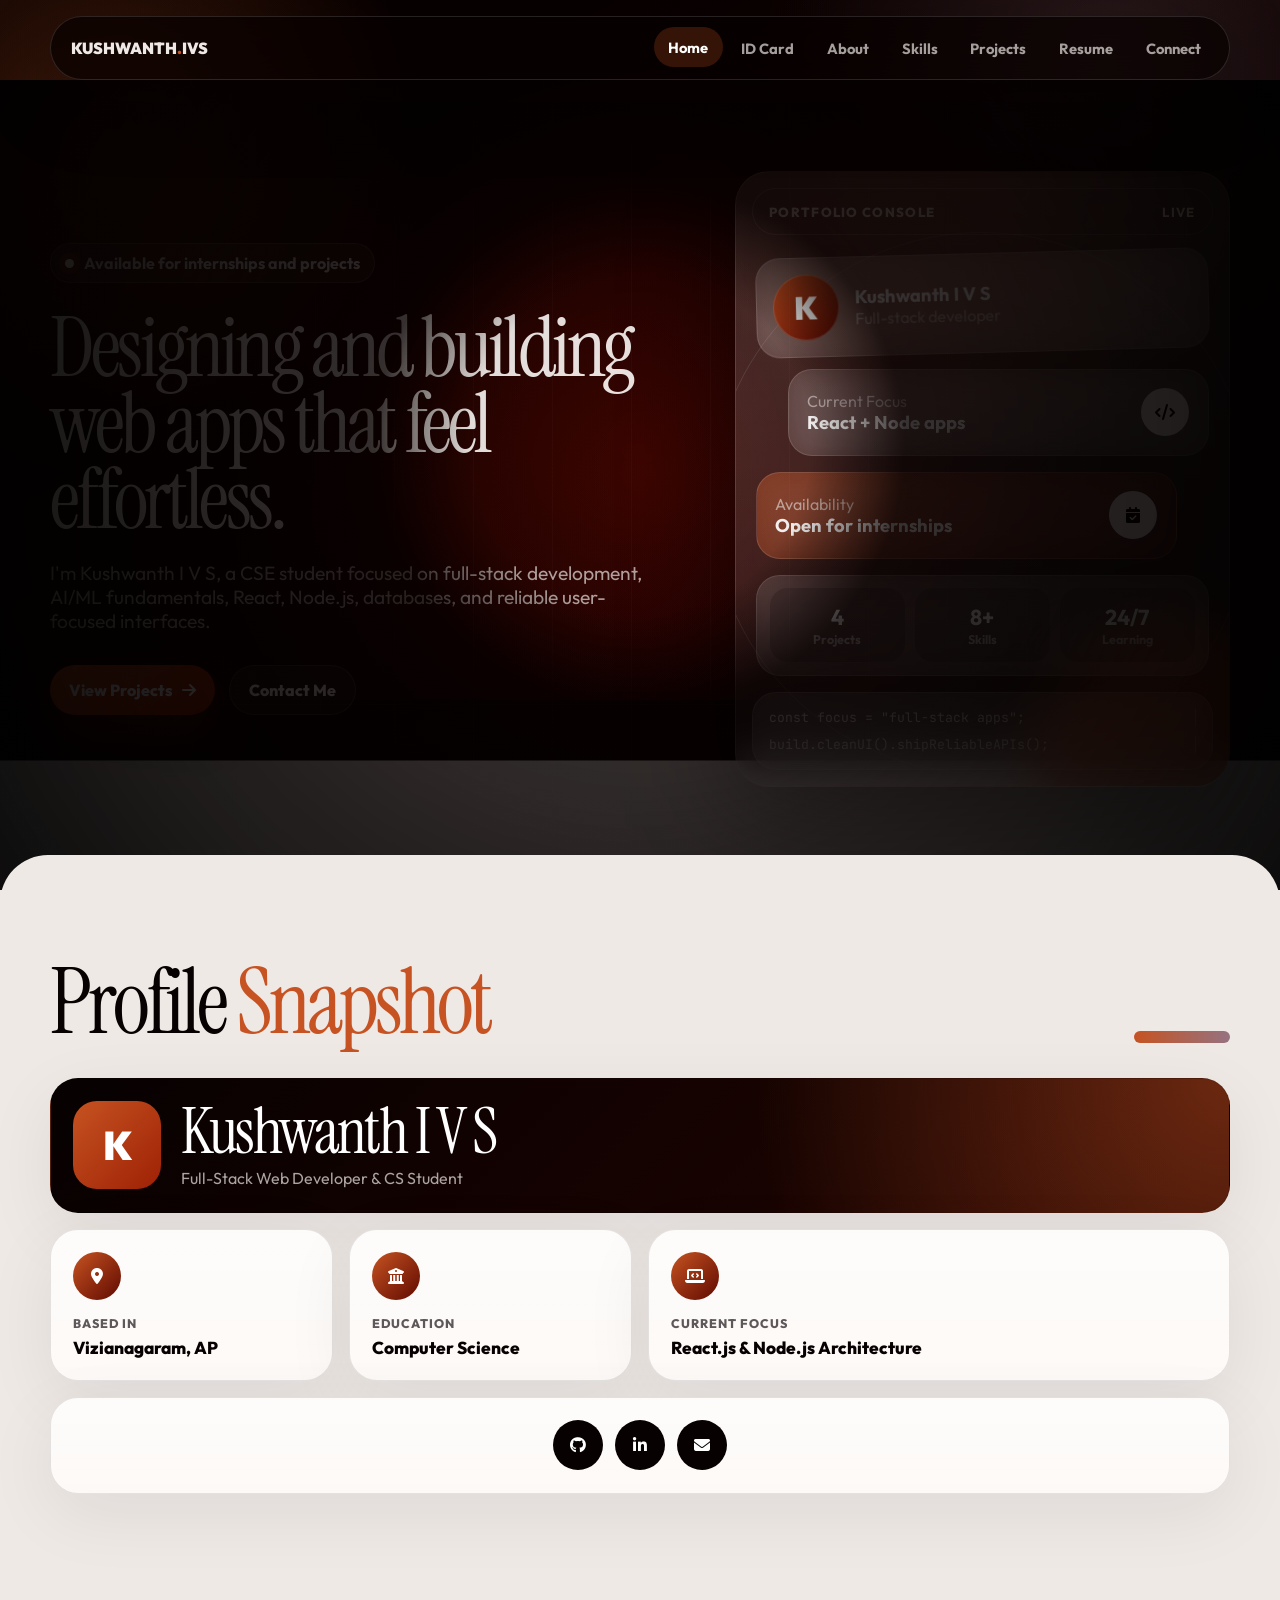
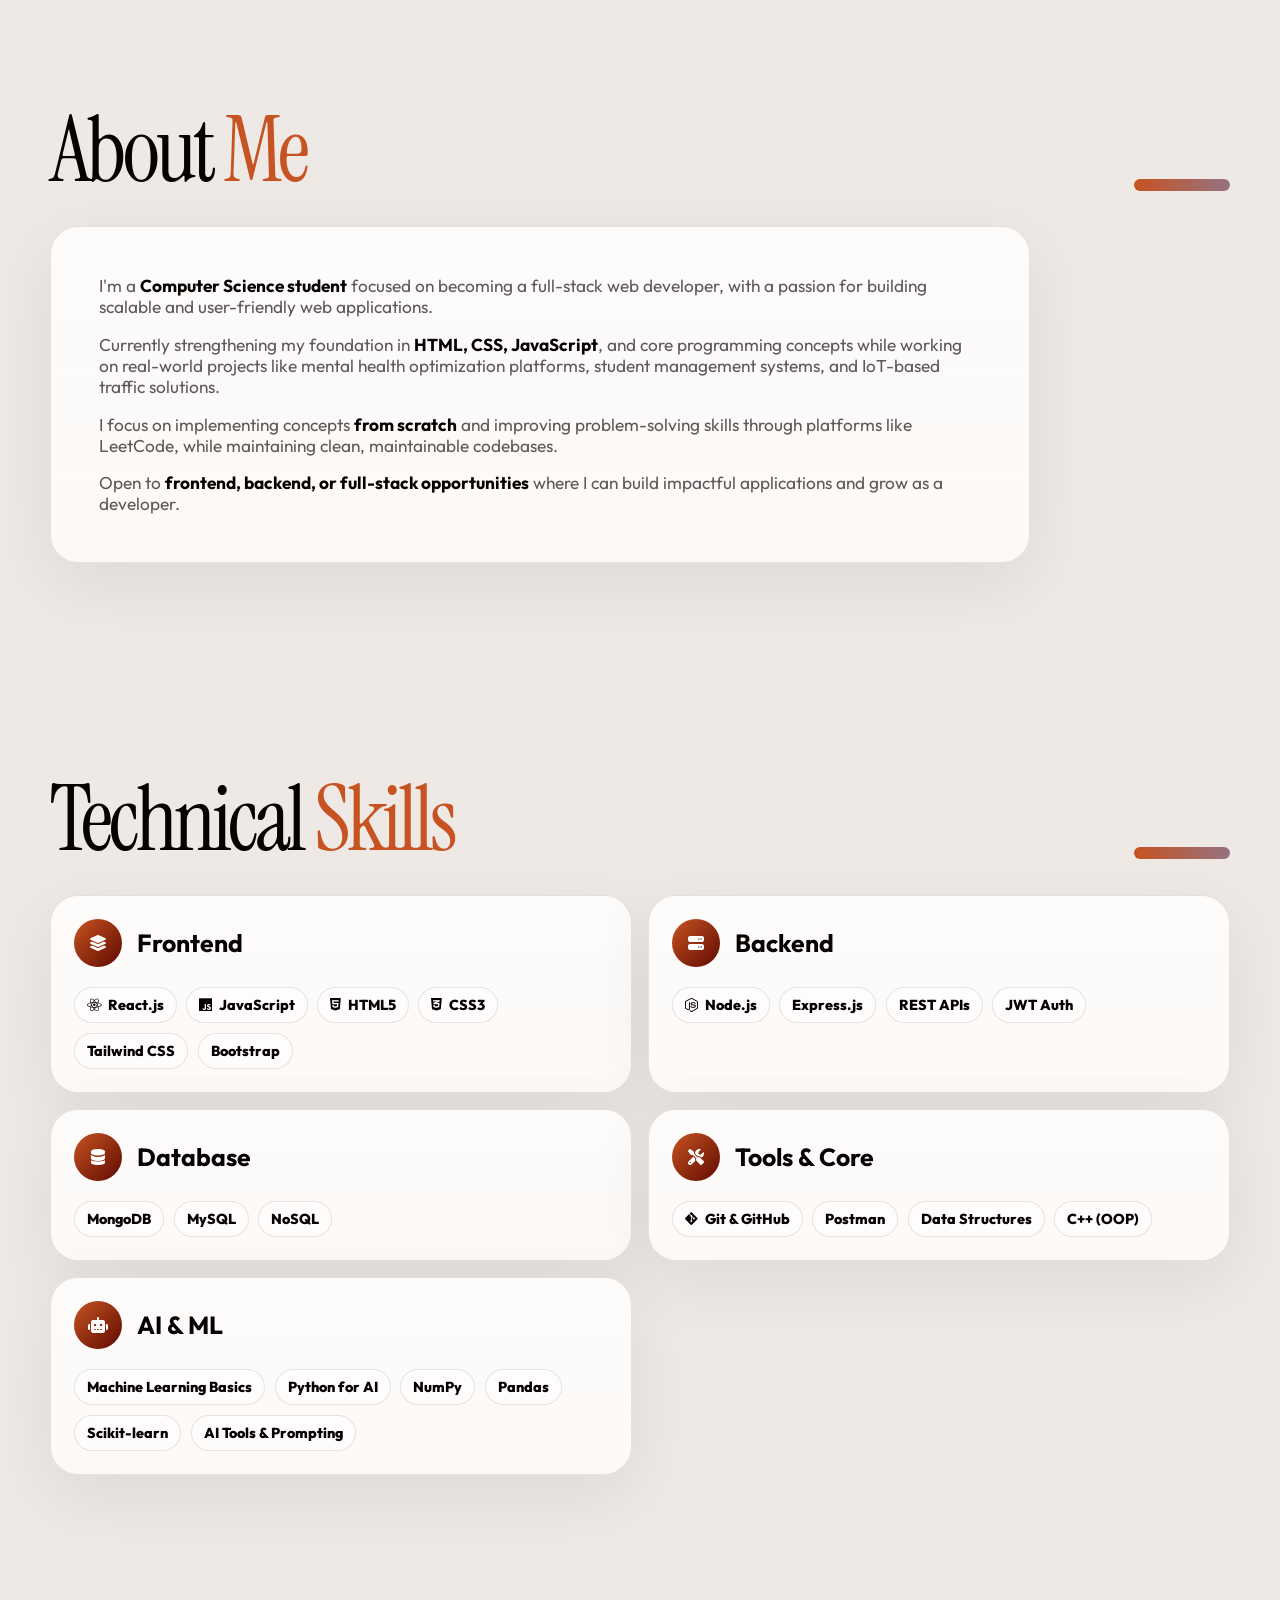
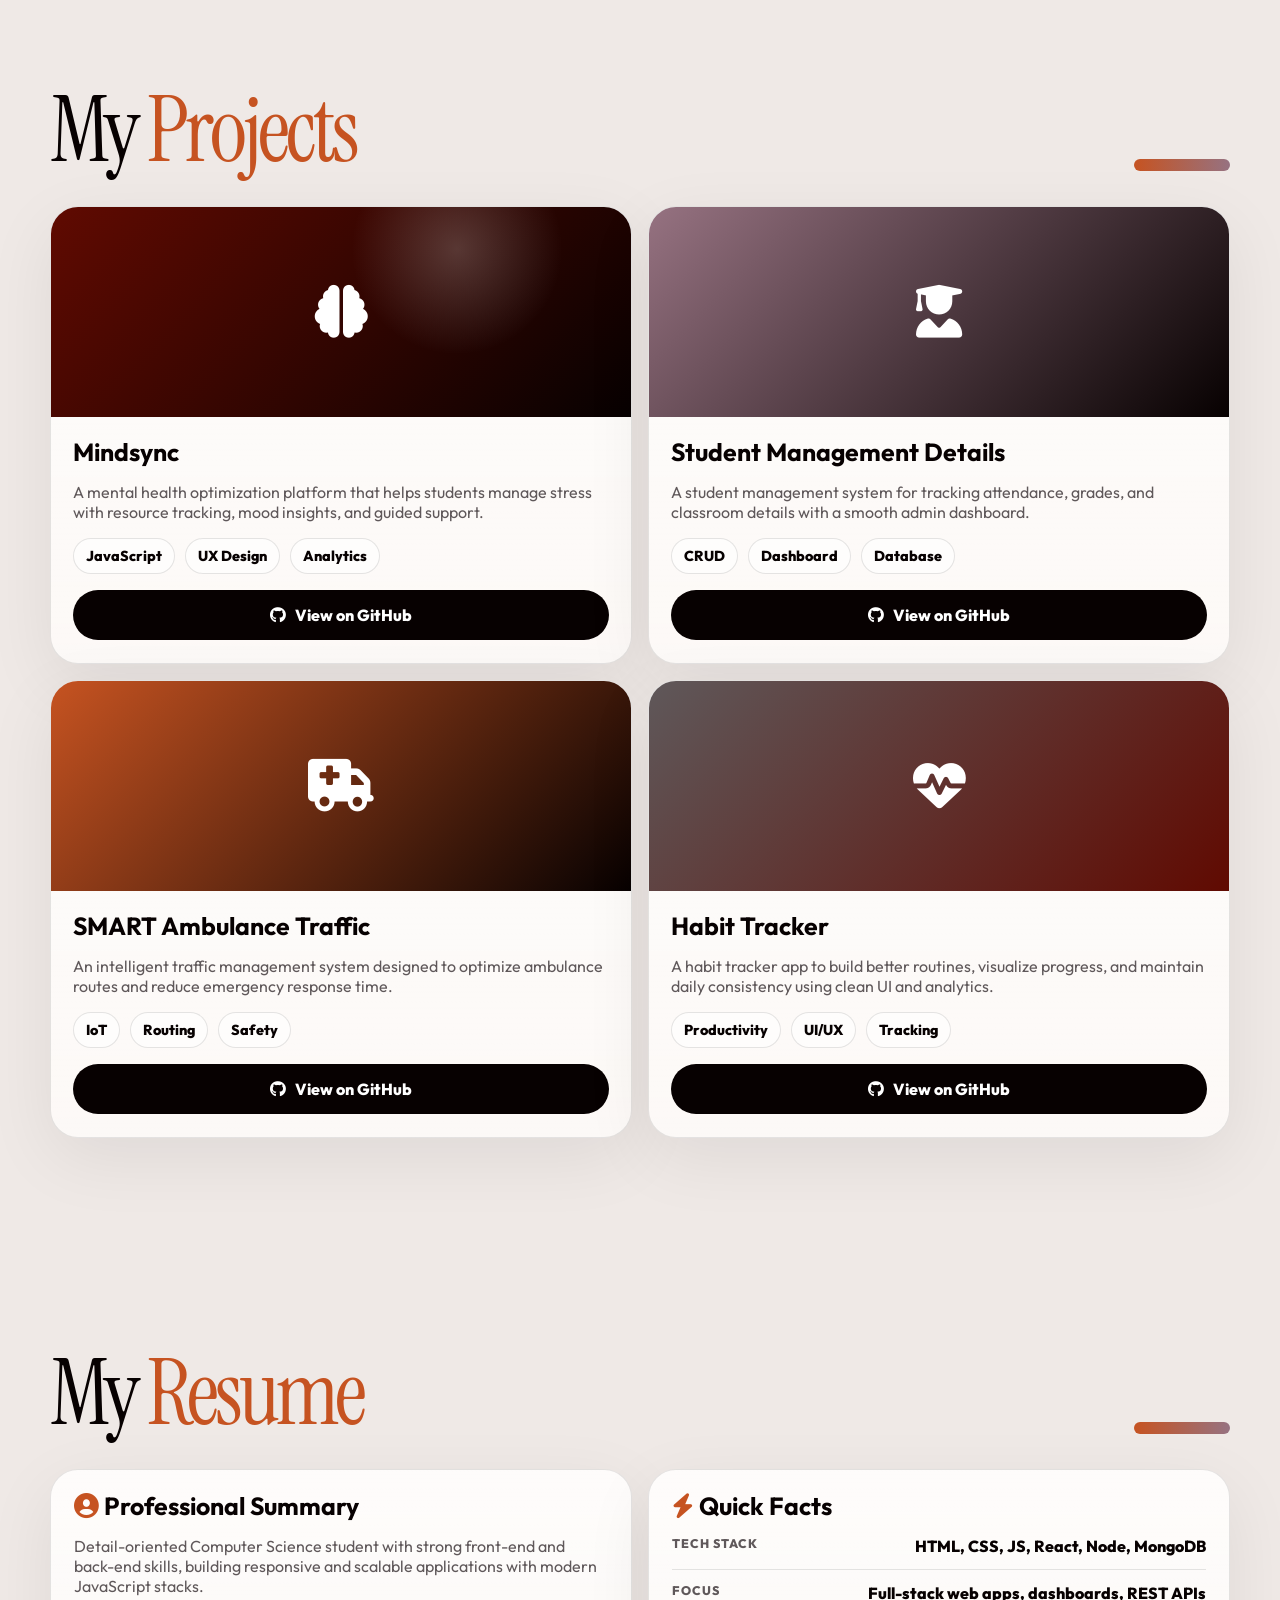
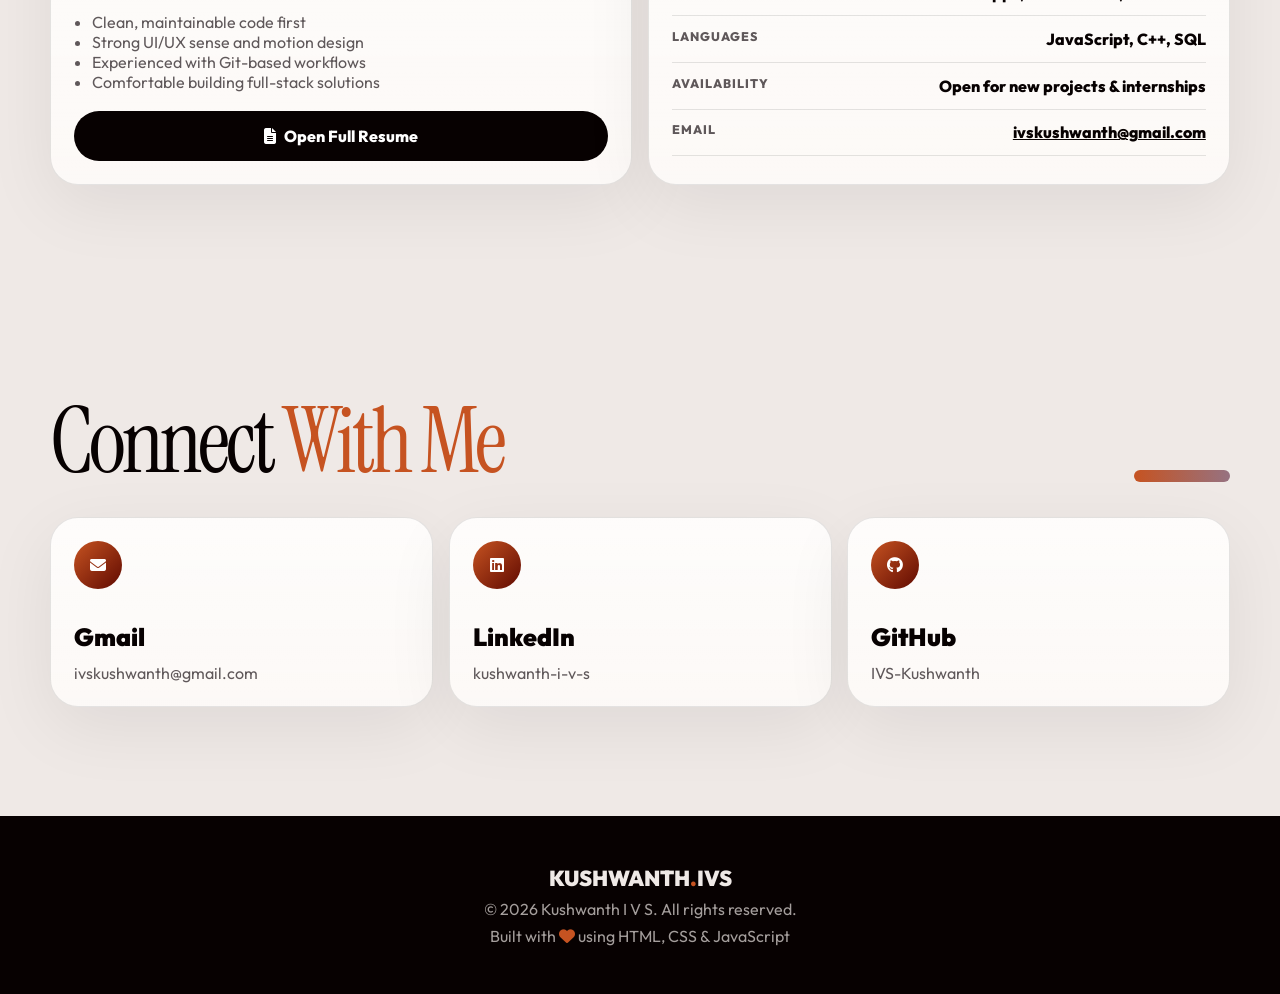
<file: index.html>
<!DOCTYPE html>
<html lang="en">
<head>
    <meta charset="UTF-8">
    <meta name="viewport" content="width=device-width, initial-scale=1.0">
    <title>Kushwanth I V S | Full-Stack Web Developer</title>
    <meta name="description" content="Kushwanth I V S - Computer Science student and full-stack web developer from Vizianagaram, Andhra Pradesh. Skilled in React, Node.js, MongoDB, and more.">
    <link rel="stylesheet" href="styles.css">
    <link rel="preconnect" href="https://fonts.googleapis.com">
    <link rel="preconnect" href="https://fonts.gstatic.com" crossorigin>
    <link href="https://fonts.googleapis.com/css2?family=Instrument+Serif:ital@0;1&family=Outfit:wght@300;400;500;600;700;800;900&family=JetBrains+Mono:wght@400;700&display=swap" rel="stylesheet">
    <link rel="stylesheet" href="https://cdnjs.cloudflare.com/ajax/libs/font-awesome/6.4.0/css/all.min.css">
</head>
<body>
    <div class="scroll-progress" id="scrollProgress" aria-hidden="true"></div>

    <!-- ===== Navigation Bar ===== -->
    <nav class="navbar" id="navbar">
        <div class="nav-container">
            <div class="nav-logo">
                <span class="logo-text">KUSHWANTH<span class="logo-dot">.</span>IVS</span>
            </div>
            <ul class="nav-menu" id="navMenu">
                <li class="nav-item"><a href="#home" class="nav-link" id="nav-home">Home</a></li>
                <li class="nav-item"><a href="#id-card" class="nav-link" id="nav-id-card">ID Card</a></li>
                <li class="nav-item"><a href="#about" class="nav-link" id="nav-about">About</a></li>
                <li class="nav-item"><a href="#skills" class="nav-link" id="nav-skills">Skills</a></li>
                <li class="nav-item"><a href="#projects" class="nav-link" id="nav-projects">Projects</a></li>
                <li class="nav-item"><a href="#resume" class="nav-link" id="nav-resume">Resume</a></li>
                <li class="nav-item"><a href="#social" class="nav-link" id="nav-social">Connect</a></li>
            </ul>
            <div class="hamburger" id="hamburger">
                <span></span><span></span><span></span>
            </div>
        </div>
    </nav>

    <!-- ===== Hero Section ===== -->
    <section id="home" class="hero-modern">
        <div class="container hero-container">
            <div class="hero-content-wrapper">
                <div class="hero-copy">
                    <div class="hero-badge-modern">
                        <span class="status-dot"></span>
                        <span class="status-text">Available for internships and projects</span>
                    </div>
                    <h1 class="hero-heading">
                        Designing and building web apps that feel effortless.
                    </h1>
                    <p class="hero-description">
                        I'm Kushwanth I V S, a CSE student focused on full-stack development, AI/ML fundamentals, React, Node.js, databases, and reliable user-focused interfaces.
                    </p>
                    <div class="hero-btn-group">
                        <a href="#projects" class="btn-primary">
                            View Projects <i class="fas fa-arrow-right"></i>
                        </a>
                        <a href="mailto:ivskushwanth@gmail.com" class="btn-secondary">
                            Contact Me
                        </a>
                    </div>
                </div>
                <div class="hero-visual" aria-label="Developer portfolio dashboard">
                    <div class="visual-topline">
                        <span>Portfolio Console</span>
                        <strong>Live</strong>
                    </div>
                    <div class="booking-panel">
                        <div class="assistant-card">
                            <span class="assistant-avatar">K</span>
                            <div>
                                <strong>Kushwanth I V S</strong>
                                <p>Full-stack developer</p>
                            </div>
                        </div>
                        <div class="schedule-card">
                            <div>
                                <span>Current Focus</span>
                                <strong>React + Node apps</strong>
                            </div>
                            <i class="fas fa-code"></i>
                        </div>
                        <div class="schedule-card accent-card">
                            <div>
                                <span>Availability</span>
                                <strong>Open for internships</strong>
                            </div>
                            <i class="fas fa-calendar-check"></i>
                        </div>
                        <div class="mini-metrics">
                            <span><strong>4</strong> Projects</span>
                            <span><strong>8+</strong> Skills</span>
                            <span><strong>24/7</strong> Learning</span>
                        </div>
                    </div>
                    <div class="visual-code">
                        <span>const focus = "full-stack apps";</span>
                        <span>build.cleanUI().shipReliableAPIs();</span>
                    </div>
                </div>
            </div>
        </div>
    </section>

    <!-- ===== Profile Snapshot (Bento Box) ===== -->
    <section id="id-card" class="bento-section">
        <div class="container">
            <div class="section-title">
                <h2>Profile <span class="gradient-text">Snapshot</span></h2>
                <div class="title-underline"></div>
            </div>

            <div class="bento-grid">
                <!-- Main Intro Tile -->
                <div class="bento-card bento-intro">
                    <div class="avatar-container">
                        <div class="avatar-letter">K</div>
                    </div>
                    <div class="intro-info">
                        <h3>Kushwanth I V S</h3>
                        <p class="role-text">Full-Stack Web Developer & CS Student</p>
                    </div>
                </div>

                <!-- Location Tile -->
                <div class="bento-card bento-location">
                    <div class="bento-icon"><i class="fas fa-map-marker-alt"></i></div>
                    <div class="bento-content">
                        <h4>Based In</h4>
                        <p>Vizianagaram, AP</p>
                    </div>
                </div>

                <!-- Education Tile -->
                <div class="bento-card bento-education">
                    <div class="bento-icon"><i class="fas fa-university"></i></div>
                    <div class="bento-content">
                        <h4>Education</h4>
                        <p>Computer Science</p>
                    </div>
                </div>

                <!-- Focus Tile -->
                <div class="bento-card bento-focus">
                    <div class="bento-icon"><i class="fas fa-laptop-code"></i></div>
                    <div class="bento-content">
                        <h4>Current Focus</h4>
                        <p>React.js & Node.js Architecture</p>
                    </div>
                </div>

                <!-- Quick Links Tile -->
                <div class="bento-card bento-links">
                    <a href="https://github.com/IVS-Kushwanth" target="_blank" class="bento-social-link">
                        <i class="fab fa-github"></i>
                    </a>
                    <a href="https://www.linkedin.com/in/kushwanth-i-v-s-5b983933a/" target="_blank" class="bento-social-link">
                        <i class="fab fa-linkedin-in"></i>
                    </a>
                    <a href="mailto:ivskushwanth@gmail.com" class="bento-social-link">
                        <i class="fas fa-envelope"></i>
                    </a>
                </div>
            </div>
        </div>
    </section>

    <!-- ===== About Section ===== -->
    <section id="about" class="about">
        <div class="container">
            <div class="section-title reveal-up">
                <h2>About <span class="gradient-text">Me</span></h2>
                <div class="title-underline"></div>
            </div>
            <div class="about-content">
                <div class="about-text reveal-up">
                    <p>I'm a <strong>Computer Science student</strong> focused on becoming a full-stack web developer, with a passion for building scalable and user-friendly web applications.</p>
                    <p>Currently strengthening my foundation in <strong>HTML, CSS, JavaScript</strong>, and core programming concepts while working on real-world projects like mental health optimization platforms, student management systems, and IoT-based traffic solutions.</p>
                    <p>I focus on implementing concepts <strong>from scratch</strong> and improving problem-solving skills through platforms like LeetCode, while maintaining clean, maintainable codebases.</p>
                    <p>Open to <strong>frontend, backend, or full-stack opportunities</strong> where I can build impactful applications and grow as a developer.</p>
                </div>
            </div>
        </div>
    </section>

    <!-- ===== Modern Technical Skills Section ===== -->
    <section id="skills" class="skills-modern">
        <div class="container">
            <div class="section-title">
                <h2>Technical <span class="gradient-text">Skills</span></h2>
                <div class="title-underline"></div>
            </div>

            <div class="skills-modern-grid">
                <!-- Frontend -->
                <div class="skill-box">
                    <div class="skill-box-header">
                        <div class="skill-box-icon"><i class="fas fa-layer-group"></i></div>
                        <h3>Frontend</h3>
                    </div>
                    <div class="skill-tags">
                        <span class="skill-pill"><i class="fab fa-react"></i> React.js</span>
                        <span class="skill-pill"><i class="fab fa-js"></i> JavaScript</span>
                        <span class="skill-pill"><i class="fab fa-html5"></i> HTML5</span>
                        <span class="skill-pill"><i class="fab fa-css3-alt"></i> CSS3</span>
                        <span class="skill-pill">Tailwind CSS</span>
                        <span class="skill-pill">Bootstrap</span>
                    </div>
                </div>

                <!-- Backend -->
                <div class="skill-box">
                    <div class="skill-box-header">
                        <div class="skill-box-icon"><i class="fas fa-server"></i></div>
                        <h3>Backend</h3>
                    </div>
                    <div class="skill-tags">
                        <span class="skill-pill"><i class="fab fa-node-js"></i> Node.js</span>
                        <span class="skill-pill">Express.js</span>
                        <span class="skill-pill">REST APIs</span>
                        <span class="skill-pill">JWT Auth</span>
                    </div>
                </div>

                <!-- Database -->
                <div class="skill-box">
                    <div class="skill-box-header">
                        <div class="skill-box-icon"><i class="fas fa-database"></i></div>
                        <h3>Database</h3>
                    </div>
                    <div class="skill-tags">
                        <span class="skill-pill">MongoDB</span>
                        <span class="skill-pill">MySQL</span>
                        <span class="skill-pill">NoSQL</span>
                    </div>
                </div>

                <!-- Tools & Core -->
                <div class="skill-box">
                    <div class="skill-box-header">
                        <div class="skill-box-icon"><i class="fas fa-tools"></i></div>
                        <h3>Tools & Core</h3>
                    </div>
                    <div class="skill-tags">
                        <span class="skill-pill"><i class="fab fa-git-alt"></i> Git & GitHub</span>
                        <span class="skill-pill">Postman</span>
                        <span class="skill-pill">Data Structures</span>
                        <span class="skill-pill">C++ (OOP)</span>
                    </div>
                </div>

                <!-- AI & ML -->
                <div class="skill-box">
                    <div class="skill-box-header">
                        <div class="skill-box-icon"><i class="fas fa-robot"></i></div>
                        <h3>AI &amp; ML</h3>
                    </div>
                    <div class="skill-tags">
                        <span class="skill-pill">Machine Learning Basics</span>
                        <span class="skill-pill">Python for AI</span>
                        <span class="skill-pill">NumPy</span>
                        <span class="skill-pill">Pandas</span>
                        <span class="skill-pill">Scikit-learn</span>
                        <span class="skill-pill">AI Tools &amp; Prompting</span>
                    </div>
                </div>
            </div>
        </div>
    </section>

    <!-- ===== Projects Section ===== -->
    <section id="projects" class="projects">
        <div class="container">
            <div class="section-title reveal-up">
                <h2>My <span class="gradient-text">Projects</span></h2>
                <div class="title-underline"></div>
            </div>
            <div class="projects-grid">

                <div class="project-card reveal-up" id="proj-mindsync">
                    <div class="project-glow-ring"></div>
                    <div class="project-placeholder">
                        <i class="fas fa-brain"></i>
                    </div>
                    <div class="project-info">
                        <h3>Mindsync</h3>
                        <p>A mental health optimization platform that helps students manage stress with resource tracking, mood insights, and guided support.</p>
                        <div class="project-tags">
                            <span class="tag">JavaScript</span>
                            <span class="tag">UX Design</span>
                            <span class="tag">Analytics</span>
                        </div>
                        <div class="project-links">
                            <a href="https://github.com/IVS-Kushwanth/student-mental-health-optimizer" class="project-link" target="_blank" rel="noreferrer">
                                <i class="fab fa-github"></i> View on GitHub
                            </a>
                        </div>
                    </div>
                </div>

                <div class="project-card reveal-up" id="proj-student" style="--pd:0.1s">
                    <div class="project-glow-ring"></div>
                    <div class="project-placeholder">
                        <i class="fas fa-user-graduate"></i>
                    </div>
                    <div class="project-info">
                        <h3>Student Management Details</h3>
                        <p>A student management system for tracking attendance, grades, and classroom details with a smooth admin dashboard.</p>
                        <div class="project-tags">
                            <span class="tag">CRUD</span>
                            <span class="tag">Dashboard</span>
                            <span class="tag">Database</span>
                        </div>
                        <div class="project-links">
                            <a href="https://github.com/IVS-Kushwanth/STUDENTS-MANAGEMENT-DETAILS" class="project-link" target="_blank" rel="noreferrer">
                                <i class="fab fa-github"></i> View on GitHub
                            </a>
                        </div>
                    </div>
                </div>

                <div class="project-card reveal-up" id="proj-ambulance" style="--pd:0.2s">
                    <div class="project-glow-ring"></div>
                    <div class="project-placeholder">
                        <i class="fas fa-ambulance"></i>
                    </div>
                    <div class="project-info">
                        <h3>SMART Ambulance Traffic</h3>
                        <p>An intelligent traffic management system designed to optimize ambulance routes and reduce emergency response time.</p>
                        <div class="project-tags">
                            <span class="tag">IoT</span>
                            <span class="tag">Routing</span>
                            <span class="tag">Safety</span>
                        </div>
                        <div class="project-links">
                            <a href="https://github.com/IVS-Kushwanth/SMART-AMBULANCE-TRAFFIC-MANAGEMENT-SYSTEM" class="project-link" target="_blank" rel="noreferrer">
                                <i class="fab fa-github"></i> View on GitHub
                            </a>
                        </div>
                    </div>
                </div>

                <div class="project-card reveal-up" id="proj-habit" style="--pd:0.3s">
                    <div class="project-glow-ring"></div>
                    <div class="project-placeholder">
                        <i class="fas fa-heartbeat"></i>
                    </div>
                    <div class="project-info">
                        <h3>Habit Tracker</h3>
                        <p>A habit tracker app to build better routines, visualize progress, and maintain daily consistency using clean UI and analytics.</p>
                        <div class="project-tags">
                            <span class="tag">Productivity</span>
                            <span class="tag">UI/UX</span>
                            <span class="tag">Tracking</span>
                        </div>
                        <div class="project-links">
                            <a href="https://github.com/IVS-Kushwanth/habit-tracker" class="project-link" target="_blank" rel="noreferrer">
                                <i class="fab fa-github"></i> View on GitHub
                            </a>
                        </div>
                    </div>
                </div>

            </div>
        </div>
    </section>

    <!-- ===== Resume Section ===== -->
    <section id="resume" class="resume">
        <div class="container">
            <div class="section-title reveal-up">
                <h2>My <span class="gradient-text">Resume</span></h2>
                <div class="title-underline"></div>
            </div>
            <div class="resume-grid">
                <div class="resume-card reveal-up" id="resume-summary">
                    <h3><i class="fas fa-user-circle"></i> Professional Summary</h3>
                    <p>Detail-oriented Computer Science student with strong front-end and back-end skills, building responsive and scalable applications with modern JavaScript stacks.</p>
                    <ul>
                        <li>Clean, maintainable code first</li>
                        <li>Strong UI/UX sense and motion design</li>
                        <li>Experienced with Git-based workflows</li>
                        <li>Comfortable building full-stack solutions</li>
                    </ul>
                    <a href="AI_resume.pdf" class="project-link" id="openResume" target="_blank" rel="noreferrer">
                        <i class="fas fa-file-alt"></i> Open Full Resume
                    </a>
                </div>
                <div class="resume-card reveal-up" id="resume-facts" style="--rd:0.15s">
                    <h3><i class="fas fa-bolt"></i> Quick Facts</h3>
                    <div class="resume-facts">
                        <div>
                            <strong>Tech Stack</strong>
                            <span>HTML, CSS, JS, React, Node, MongoDB</span>
                        </div>
                        <div>
                            <strong>Focus</strong>
                            <span>Full-stack web apps, dashboards, REST APIs</span>
                        </div>
                        <div>
                            <strong>Languages</strong>
                            <span>JavaScript, C++, SQL</span>
                        </div>
                        <div>
                            <strong>Availability</strong>
                            <span>Open for new projects &amp; internships</span>
                        </div>
                        <div>
                            <strong>Email</strong>
                            <span><a href="mailto:ivskushwanth@gmail.com">ivskushwanth@gmail.com</a></span>
                        </div>
                    </div>
                </div>
            </div>
        </div>
    </section>

    <!-- ===== Social / Connect Section ===== -->
    <section id="social" class="social">
        <div class="container">
            <div class="section-title reveal-up">
                <h2>Connect <span class="gradient-text">With Me</span></h2>
                <div class="title-underline"></div>
            </div>
            <div class="social-links reveal-up">
                <a href="mailto:ivskushwanth@gmail.com" class="social-card" id="social-gmail" title="Gmail">
                    <div class="social-icon-wrap"><i class="fas fa-envelope"></i></div>
                    <span class="social-name">Gmail</span>
                    <span class="social-handle">ivskushwanth@gmail.com</span>
                </a>
                <a href="https://www.linkedin.com/in/kushwanth-i-v-s-5b983933a/" class="social-card" id="social-linkedin" target="_blank" title="LinkedIn">
                    <div class="social-icon-wrap"><i class="fab fa-linkedin"></i></div>
                    <span class="social-name">LinkedIn</span>
                    <span class="social-handle">kushwanth-i-v-s</span>
                </a>
                <a href="https://github.com/IVS-Kushwanth" class="social-card" id="social-github" target="_blank" title="GitHub">
                    <div class="social-icon-wrap"><i class="fab fa-github"></i></div>
                    <span class="social-name">GitHub</span>
                    <span class="social-handle">IVS-Kushwanth</span>
                </a>
            </div>
        </div>
    </section>

    <!-- ===== Footer ===== -->
    <footer class="footer">
        <div class="footer-glow"></div>
        <div class="container">
            <div class="footer-inner">
                <span class="footer-logo">KUSHWANTH<span class="logo-dot">.</span>IVS</span>
                <p>&copy; 2026 Kushwanth I V S. All rights reserved.</p>
                <p class="footer-note">Built with <i class="fas fa-heart"></i> using HTML, CSS &amp; JavaScript</p>
            </div>
        </div>
    </footer>

    <script src="script.js"></script>
</body>
</html>
</file>
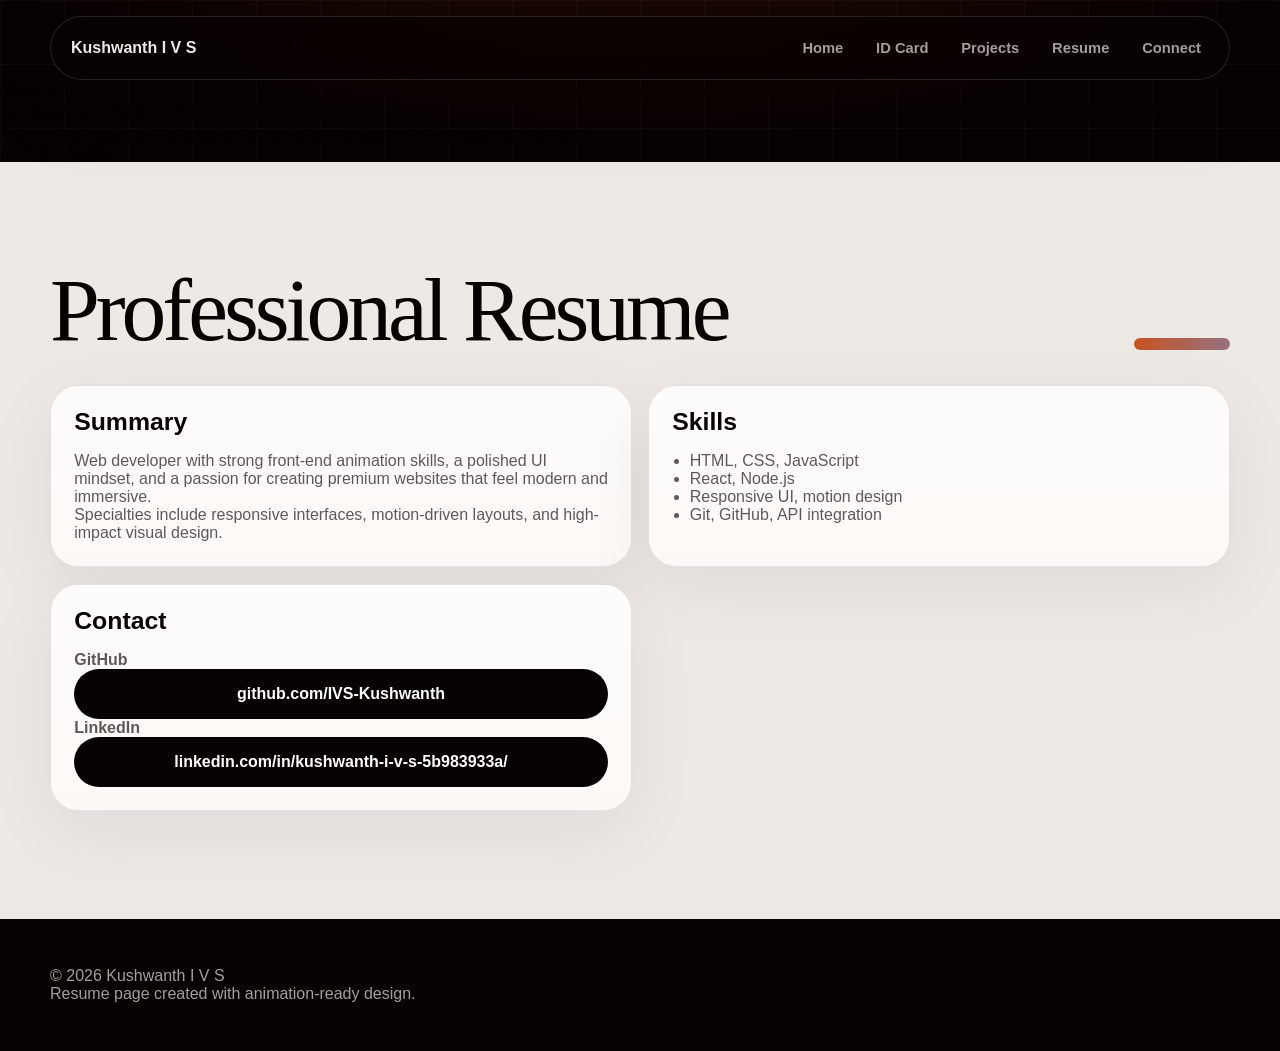
<file: resume.html>
<!DOCTYPE html>
<html lang="en">
<head>
    <meta charset="UTF-8">
    <meta name="viewport" content="width=device-width, initial-scale=1.0">
    <title>Resume - Kushwanth I V S</title>
    <link rel="stylesheet" href="styles.css">
    <link rel="stylesheet" href="https://cdnjs.cloudflare.com/ajax/libs/font-awesome/6.4.0/css/all.min.css">
</head>
<body>
    <nav class="navbar">
        <div class="nav-container">
            <div class="nav-logo"><span class="logo-text">Kushwanth I V S</span></div>
            <ul class="nav-menu">
                <li class="nav-item"><a href="index.html#home" class="nav-link">Home</a></li>
                <li class="nav-item"><a href="index.html#id-card" class="nav-link">ID Card</a></li>
                <li class="nav-item"><a href="index.html#projects" class="nav-link">Projects</a></li>
                <li class="nav-item"><a href="index.html#resume" class="nav-link">Resume</a></li>
                <li class="nav-item"><a href="index.html#social" class="nav-link">Connect</a></li>
            </ul>
            <div class="hamburger"><span></span><span></span><span></span></div>
        </div>
    </nav>

    <section class="hero resume-hero">
        <div class="hero-content">
            <p class="eyebrow">Resume</p>
            <h1 class="hero-title">Resume Overview</h1>
            <p class="hero-subtitle">Explore the details of my experience, skills, and projects in a focused resume layout.</p>
            <div class="hero-actions">
                <a href="index.html#home" class="cta-outline">Back to Portfolio</a>
            </div>
        </div>
    </section>

    <section class="resume resume-full">
        <div class="container">
            <div class="section-title">
                <h2>Professional Resume</h2>
                <div class="title-underline"></div>
            </div>
            <div class="resume-grid">
                <div class="resume-card">
                    <h3>Summary</h3>
                    <p>Web developer with strong front-end animation skills, a polished UI mindset, and a passion for creating premium websites that feel modern and immersive.</p>
                    <p>Specialties include responsive interfaces, motion-driven layouts, and high-impact visual design.</p>
                </div>
                <div class="resume-card">
                    <h3>Skills</h3>
                    <ul>
                        <li>HTML, CSS, JavaScript</li>
                        <li>React, Node.js</li>
                        <li>Responsive UI, motion design</li>
                        <li>Git, GitHub, API integration</li>
                    </ul>
                </div>
                <div class="resume-card">
                    <h3>Contact</h3>
                    <p><strong>GitHub</strong><br><a href="https://github.com/IVS-Kushwanth" class="project-link">github.com/IVS-Kushwanth</a></p>
                    <p><strong>LinkedIn</strong><br><a href="https://www.linkedin.com/in/kushwanth-i-v-s-5b983933a/" class="project-link">linkedin.com/in/kushwanth-i-v-s-5b983933a/</a></p>
                </div>
            </div>
        </div>
    </section>

    <footer class="footer">
        <div class="container">
            <p>&copy; 2026 Kushwanth I V S</p>
            <p>Resume page created with animation-ready design.</p>
        </div>
    </footer>

    <script src="script.js"></script>
</body>
</html>
</file>
<file: styles.css>
* {
    margin: 0;
    padding: 0;
    box-sizing: border-box;
}

:root {
    --black: #070101;
    --wine: #600a01;
    --red: #9e2105;
    --flame: #c65321;
    --cream: #efe9e6;
    --cream-2: #fbf6f2;
    --stone: #5f585a;
    --mauve: #967281;
    --line: rgba(7, 1, 1, 0.1);
    --white-line: rgba(255, 255, 255, 0.13);
    --shadow: 0 30px 90px rgba(7, 1, 1, 0.18);
    --ease: cubic-bezier(0.2, 0.8, 0.2, 1);
}

html {
    scroll-behavior: smooth;
}

body {
    min-height: 100vh;
    font-family: "Outfit", "Segoe UI", sans-serif;
    color: var(--black);
    background:
        radial-gradient(1200px 520px at 50% -180px, rgba(198, 83, 33, 0.2), transparent 62%),
        linear-gradient(180deg, var(--black) 0 760px, var(--cream) 760px 100%);
    overflow-x: hidden;
}

body::before {
    content: "";
    position: fixed;
    inset: 0;
    pointer-events: none;
    background:
        linear-gradient(rgba(255, 255, 255, 0.035) 1px, transparent 1px),
        linear-gradient(90deg, rgba(255, 255, 255, 0.025) 1px, transparent 1px);
    background-size: 64px 64px;
    mask-image: linear-gradient(#000 0 660px, transparent 980px);
    z-index: -1;
}

a {
    color: inherit;
}

::selection {
    background: var(--flame);
    color: white;
}

.scroll-progress {
    position: fixed;
    top: 0;
    left: 0;
    z-index: 999;
    width: var(--scroll-progress, 0%);
    height: 4px;
    background: linear-gradient(90deg, var(--flame), #fff0d9);
    box-shadow: 0 0 24px rgba(198, 83, 33, 0.7);
}

.container {
    width: min(1180px, calc(100% - 40px));
    margin: 0 auto;
}

/* Navigation */
.navbar {
    position: sticky;
    top: 16px;
    z-index: 100;
    width: min(1180px, calc(100% - 24px));
    margin: 16px auto 0;
    border: 1px solid var(--white-line);
    border-radius: 999px;
    background: rgba(7, 1, 1, 0.72);
    backdrop-filter: blur(18px);
    box-shadow: 0 24px 70px rgba(7, 1, 1, 0.25);
}

.nav-container {
    display: flex;
    align-items: center;
    justify-content: space-between;
    gap: 1rem;
    padding: 0.7rem 0.85rem 0.7rem 1.25rem;
}

.nav-logo {
    font-weight: 900;
}

.logo-text {
    color: var(--cream);
}

.logo-dot {
    color: var(--flame);
}

.nav-menu {
    display: flex;
    align-items: center;
    gap: 0.25rem;
    list-style: none;
}

.nav-link {
    display: inline-flex;
    align-items: center;
    justify-content: center;
    min-height: 40px;
    padding: 0 0.9rem;
    border-radius: 999px;
    color: rgba(239, 233, 230, 0.68);
    text-decoration: none;
    font-size: 0.92rem;
    font-weight: 700;
    transition: color 0.25s ease, background 0.25s ease, transform 0.25s ease;
}

.nav-link:hover,
.nav-link.active {
    color: white;
    background: rgba(198, 83, 33, 0.24);
    transform: translateY(-1px);
}

.hamburger {
    display: none;
    flex-direction: column;
    justify-content: center;
    gap: 5px;
    width: 42px;
    height: 42px;
    border: 1px solid var(--white-line);
    border-radius: 50%;
    cursor: pointer;
}

.hamburger span {
    width: 18px;
    height: 2px;
    margin: 0 auto;
    background: var(--cream);
    border-radius: 999px;
    transition: transform 0.25s ease, opacity 0.25s ease;
}

/* Shared */
section {
    scroll-margin-top: 110px;
}

.section-title {
    display: flex;
    align-items: end;
    justify-content: space-between;
    gap: 1.5rem;
    margin-bottom: 2.2rem;
}

.section-title h2 {
    max-width: 760px;
    color: var(--black);
    font-family: "Instrument Serif", Georgia, serif;
    font-size: clamp(3rem, 7vw, 6.8rem);
    font-weight: 400;
    line-height: 0.88;
    letter-spacing: -0.045em;
}

.gradient-text,
.text-gradient {
    color: var(--flame);
}

.title-underline {
    width: 96px;
    height: 12px;
    border-radius: 999px;
    background: linear-gradient(90deg, var(--flame), var(--mauve));
    flex: 0 0 auto;
}

.reveal-up,
.bento-card,
.skill-box,
.project-card,
.resume-card,
.social-card {
    opacity: 0;
    transform: translateY(34px) scale(0.98);
}

.is-visible {
    animation: revealUp 0.9s var(--ease) forwards;
    animation-delay: var(--reveal-delay, 0s);
}

/* Hero */
.hero-modern {
    min-height: calc(100vh - 90px);
    display: flex;
    align-items: center;
    padding: 5.2rem 0 6rem;
    color: var(--cream);
    position: relative;
    isolation: isolate;
    --spotlight-x: 50%;
    --spotlight-y: 45%;
    --spotlight-radius: 170px;
}

.hero-modern::before {
    content: "";
    position: absolute;
    inset: -140px -15vw auto;
    height: 760px;
    background:
        radial-gradient(circle at 18% 28%, rgba(198, 83, 33, 0.3), transparent 22%),
        radial-gradient(circle at 78% 16%, rgba(150, 114, 129, 0.2), transparent 24%),
        radial-gradient(circle at 50% 70%, rgba(96, 10, 1, 0.58), transparent 42%),
        linear-gradient(145deg, #020000 0%, #0d0100 52%, #020000 100%);
    z-index: -2;
}

.hero-modern::after {
    content: "";
    position: absolute;
    inset: 0;
    background:
        radial-gradient(
            circle at var(--spotlight-x) var(--spotlight-y),
            rgba(7, 1, 1, 0) 0,
            rgba(7, 1, 1, 0.05) var(--spotlight-radius),
            rgba(7, 1, 1, 0.82) calc(var(--spotlight-radius) + 95px),
            rgba(2, 0, 0, 0.97) 100%
        ),
        linear-gradient(120deg, rgba(255, 255, 255, 0.02), transparent 24%, rgba(198, 83, 33, 0.03) 78%, transparent),
        repeating-linear-gradient(90deg, transparent 0 78px, rgba(255, 255, 255, 0.018) 78px 79px);
    opacity: 0.98;
    z-index: 6;
    pointer-events: none;
    transition: opacity 0.25s ease;
}

.hero-modern.is-spotlight-active::after {
    opacity: 1;
}

.hero-content-wrapper {
    position: relative;
    z-index: 2;
    display: grid;
    grid-template-columns: minmax(0, 1.03fr) minmax(360px, 0.82fr);
    gap: clamp(2rem, 5vw, 4.5rem);
    align-items: center;
}

.hero-copy {
    animation: heroTextIn 1s var(--ease) both;
}

.hero-badge-modern {
    display: inline-flex;
    align-items: center;
    gap: 0.65rem;
    margin-bottom: 1.6rem;
    padding: 0.58rem 0.85rem;
    border: 1px solid var(--white-line);
    border-radius: 999px;
    background: rgba(255, 255, 255, 0.06);
    color: rgba(239, 233, 230, 0.82);
    font-weight: 700;
    backdrop-filter: blur(14px);
}

.status-dot {
    width: 9px;
    height: 9px;
    border-radius: 50%;
    background: #fff0d9;
    box-shadow: 0 0 0 6px rgba(198, 83, 33, 0.2), 0 0 22px rgba(198, 83, 33, 0.8);
    animation: statusPulse 2.3s ease-in-out infinite;
}

.hero-heading {
    max-width: 790px;
    font-family: "Instrument Serif", Georgia, serif;
    font-size: clamp(3.2rem, 6.6vw, 6.4rem);
    font-weight: 400;
    line-height: 0.9;
    letter-spacing: -0.045em;
}

.hero-description {
    max-width: 650px;
    margin-top: 1.5rem;
    color: rgba(239, 233, 230, 0.72);
    font-size: clamp(1.05rem, 1.5vw, 1.23rem);
}

.hero-btn-group {
    display: flex;
    flex-wrap: wrap;
    gap: 0.85rem;
    margin-top: 2rem;
}

.btn-primary,
.btn-secondary,
.project-link {
    display: inline-flex;
    align-items: center;
    justify-content: center;
    gap: 0.55rem;
    min-height: 50px;
    padding: 0 1.2rem;
    border-radius: 999px;
    font-weight: 800;
    text-decoration: none;
    transition: transform 0.25s ease, box-shadow 0.25s ease, background 0.25s ease;
}

.btn-primary {
    color: white;
    background: linear-gradient(135deg, var(--flame), var(--red));
    box-shadow: 0 20px 50px rgba(198, 83, 33, 0.32);
}

.btn-secondary {
    color: var(--cream);
    border: 1px solid var(--white-line);
    background: rgba(255, 255, 255, 0.06);
}

.btn-primary:hover,
.btn-secondary:hover,
.project-link:hover {
    transform: translateY(-3px);
    box-shadow: 0 20px 45px rgba(7, 1, 1, 0.18);
}

.hero-visual {
    min-height: 560px;
    padding: 1rem;
    border: 1px solid var(--white-line);
    border-radius: 34px;
    background:
        linear-gradient(180deg, rgba(255, 255, 255, 0.12), rgba(255, 255, 255, 0.04)),
        radial-gradient(circle at top, rgba(198, 83, 33, 0.28), transparent 45%),
        rgba(255, 255, 255, 0.06);
    backdrop-filter: blur(22px);
    box-shadow: 0 34px 110px rgba(0, 0, 0, 0.42);
    position: relative;
    overflow: hidden;
    animation: heroPanelIn 1s 0.15s var(--ease) both, panelFloat 7s ease-in-out 1.2s infinite;
}

.hero-visual::before {
    content: "";
    position: absolute;
    width: 540px;
    height: 540px;
    inset: 60px auto auto 50%;
    border: 1px solid rgba(239, 233, 230, 0.12);
    border-radius: 50%;
    transform: translateX(-50%);
    animation: rotateSlow 18s linear infinite;
}

.hero-visual::after {
    content: "";
    position: absolute;
    inset: auto -110px -140px auto;
    width: 300px;
    height: 300px;
    border-radius: 50%;
    background: rgba(198, 83, 33, 0.55);
    filter: blur(30px);
    animation: glowPulse 5s ease-in-out infinite;
}

.visual-topline {
    position: relative;
    z-index: 2;
    display: flex;
    align-items: center;
    justify-content: space-between;
    padding: 0.92rem 1rem;
    border: 1px solid var(--white-line);
    border-radius: 999px;
    color: rgba(239, 233, 230, 0.7);
    font-size: 0.82rem;
    font-weight: 800;
    text-transform: uppercase;
    letter-spacing: 0.1em;
}

.visual-topline strong {
    color: #fff0d9;
}

.booking-panel {
    position: relative;
    z-index: 2;
    display: grid;
    gap: 1rem;
    padding: 1.1rem 0.25rem 1rem;
}

.assistant-card,
.schedule-card,
.mini-metrics,
.visual-code {
    border: 1px solid rgba(255, 255, 255, 0.14);
    border-radius: 24px;
    background: rgba(255, 255, 255, 0.1);
    backdrop-filter: blur(16px);
}

.assistant-card {
    display: flex;
    align-items: center;
    gap: 1rem;
    padding: 1rem;
    transform: rotate(-1.5deg);
    animation: cardFloat 5.4s ease-in-out infinite;
}

.assistant-avatar {
    display: grid;
    place-items: center;
    width: 66px;
    height: 66px;
    border-radius: 50%;
    color: white;
    background: linear-gradient(135deg, var(--flame), var(--wine));
    font-size: 2rem;
    font-weight: 900;
    box-shadow: inset 0 0 0 1px rgba(255, 255, 255, 0.18);
}

.assistant-card strong,
.schedule-card strong {
    display: block;
    color: white;
    font-size: 1.15rem;
}

.assistant-card p,
.schedule-card span {
    color: rgba(239, 233, 230, 0.64);
}

.schedule-card {
    display: flex;
    align-items: center;
    justify-content: space-between;
    gap: 1rem;
    padding: 1.15rem;
    margin-left: 2rem;
    animation: cardFloat 5.8s 0.4s ease-in-out infinite;
}

.schedule-card i {
    display: grid;
    place-items: center;
    width: 48px;
    height: 48px;
    border-radius: 50%;
    color: var(--black);
    background: var(--cream);
}

.accent-card {
    margin-left: 0;
    margin-right: 2rem;
    background: linear-gradient(135deg, rgba(198, 83, 33, 0.45), rgba(96, 10, 1, 0.32));
    animation-delay: 0.8s;
}

.mini-metrics {
    display: grid;
    grid-template-columns: repeat(3, 1fr);
    gap: 0.65rem;
    padding: 0.8rem;
}

.mini-metrics span {
    display: grid;
    gap: 0.1rem;
    padding: 0.9rem 0.7rem;
    border-radius: 18px;
    color: rgba(239, 233, 230, 0.66);
    background: rgba(7, 1, 1, 0.18);
    text-align: center;
    font-size: 0.78rem;
    font-weight: 700;
}

.mini-metrics strong {
    color: white;
    font-size: 1.35rem;
}

.visual-code {
    position: relative;
    z-index: 2;
    display: grid;
    gap: 0.65rem;
    padding: 1rem;
    color: rgba(239, 233, 230, 0.76);
    font-family: "JetBrains Mono", monospace;
    font-size: 0.82rem;
}

.visual-code span {
    display: inline-block;
    max-width: 100%;
    overflow: hidden;
    white-space: nowrap;
    border-right: 1px solid rgba(239, 233, 230, 0.38);
    animation: typeLine 3.6s steps(38, end) infinite alternate;
}

.visual-code span:nth-child(2) {
    animation-delay: 0.8s;
}

/* Content Sections */
.bento-section,
.about,
.skills-modern,
.projects,
.resume,
.social {
    padding: 6.8rem 0;
    background: var(--cream);
    position: relative;
}

.bento-section {
    border-radius: 48px 48px 0 0;
    margin-top: -2.2rem;
}

.bento-grid,
.skills-modern-grid,
.projects-grid,
.resume-grid,
.social-links {
    display: grid;
    gap: 1rem;
}

.bento-grid {
    grid-template-columns: repeat(4, 1fr);
}

.skills-modern-grid,
.projects-grid,
.resume-grid {
    grid-template-columns: repeat(2, minmax(0, 1fr));
}

.social-links {
    grid-template-columns: repeat(3, minmax(0, 1fr));
}

.bento-card,
.about-text,
.skill-box,
.project-card,
.resume-card,
.social-card {
    border: 1px solid var(--line);
    border-radius: 28px;
    background:
        linear-gradient(180deg, rgba(255, 255, 255, 0.7), rgba(255, 255, 255, 0.36)),
        var(--cream-2);
    box-shadow: 0 20px 70px rgba(7, 1, 1, 0.07);
    transition: transform 0.28s ease, box-shadow 0.28s ease, border-color 0.28s ease;
}

.bento-card:hover,
.skill-box:hover,
.project-card:hover,
.resume-card:hover,
.social-card:hover {
    transform: translateY(-8px) scale(1.01);
    border-color: rgba(198, 83, 33, 0.3);
    box-shadow: var(--shadow);
}

.bento-card {
    padding: 1.4rem;
}

.bento-intro {
    grid-column: span 4;
    display: flex;
    align-items: center;
    gap: 1.25rem;
    color: white;
    background:
        radial-gradient(circle at top right, rgba(198, 83, 33, 0.46), transparent 40%),
        linear-gradient(135deg, var(--black), #210401);
}

.avatar-container {
    display: grid;
    place-items: center;
    width: 88px;
    height: 88px;
    border-radius: 24px;
    background: linear-gradient(135deg, var(--flame), var(--red));
    color: white;
    font-size: 2.5rem;
    font-weight: 900;
}

.intro-info h3 {
    font-family: "Instrument Serif", Georgia, serif;
    font-size: clamp(2.4rem, 5vw, 4.2rem);
    font-weight: 400;
    line-height: 0.9;
    letter-spacing: -0.04em;
}

.role-text {
    margin-top: 0.45rem;
    color: rgba(239, 233, 230, 0.7);
}

.bento-icon,
.skill-box-icon,
.social-icon-wrap {
    display: grid;
    place-items: center;
    width: 48px;
    height: 48px;
    border-radius: 50%;
    color: white;
    background: linear-gradient(135deg, var(--flame), var(--wine));
}

.bento-icon {
    margin-bottom: 1rem;
}

.bento-content h4,
.resume-facts strong {
    color: var(--stone);
    font-size: 0.78rem;
    font-weight: 800;
    text-transform: uppercase;
    letter-spacing: 0.08em;
}

.bento-content p {
    margin-top: 0.35rem;
    color: var(--black);
    font-size: 1.08rem;
    font-weight: 800;
}

.bento-focus {
    grid-column: span 2;
}

.bento-links {
    grid-column: span 4;
    display: flex;
    justify-content: center;
    gap: 0.75rem;
}

.bento-social-link {
    display: grid;
    place-items: center;
    width: 50px;
    height: 50px;
    border-radius: 50%;
    color: white;
    background: var(--black);
    text-decoration: none;
    transition: transform 0.25s ease, background 0.25s ease;
}

.bento-social-link:hover {
    background: var(--flame);
    transform: translateY(-3px) rotate(8deg);
}

.about-content {
    max-width: 980px;
}

.about-text {
    padding: clamp(1.5rem, 4vw, 3rem);
    font-size: 1.08rem;
}

.about-text p {
    color: var(--stone);
    margin-bottom: 1.05rem;
}

.about-text p:last-child {
    margin-bottom: 0;
}

.about-text strong {
    color: var(--black);
}

.skill-box,
.resume-card,
.social-card {
    padding: 1.45rem;
}

.skill-box-header {
    display: flex;
    align-items: center;
    gap: 0.9rem;
    margin-bottom: 1.25rem;
}

.skill-box h3,
.resume-card h3,
.project-info h3 {
    color: var(--black);
    font-size: 1.55rem;
    line-height: 1.08;
}

.skill-tags,
.project-tags {
    display: flex;
    flex-wrap: wrap;
    gap: 0.6rem;
}

.skill-pill,
.tag {
    display: inline-flex;
    align-items: center;
    gap: 0.4rem;
    padding: 0.5rem 0.75rem;
    border: 1px solid var(--line);
    border-radius: 999px;
    color: var(--black);
    background: rgba(255, 255, 255, 0.56);
    font-size: 0.9rem;
    font-weight: 800;
}

.project-card {
    overflow: hidden;
}

.project-glow-ring {
    display: none;
}

.project-placeholder {
    min-height: 210px;
    display: grid;
    place-items: center;
    color: white;
    font-size: 3.3rem;
    background:
        radial-gradient(circle at 70% 20%, rgba(239, 233, 230, 0.22), transparent 24%),
        linear-gradient(135deg, var(--wine), var(--black));
}

.project-card:nth-child(2) .project-placeholder {
    background: linear-gradient(135deg, var(--mauve), var(--black));
}

.project-card:nth-child(3) .project-placeholder {
    background: linear-gradient(135deg, var(--flame), var(--black));
}

.project-card:nth-child(4) .project-placeholder {
    background: linear-gradient(135deg, var(--stone), var(--wine));
}

.project-placeholder i {
    animation: iconFloat 4s ease-in-out infinite;
}

.project-info {
    display: flex;
    flex-direction: column;
    gap: 1rem;
    padding: 1.4rem;
}

.project-info p,
.resume-card p,
.resume-card li {
    color: var(--stone);
}

.project-links {
    display: flex;
}

.project-link {
    width: 100%;
    color: white;
    background: var(--black);
}

.resume-card h3 {
    margin-bottom: 1rem;
}

.resume-card h3 i {
    color: var(--flame);
}

.resume-card ul {
    margin: 1rem 0 1.2rem;
    padding-left: 1.1rem;
}

.resume-facts {
    display: grid;
    gap: 0.8rem;
}

.resume-facts div {
    display: flex;
    justify-content: space-between;
    gap: 1rem;
    padding-bottom: 0.8rem;
    border-bottom: 1px solid var(--line);
}

.resume-facts span {
    max-width: 64%;
    color: var(--black);
    text-align: right;
    font-weight: 800;
}

.social-card {
    min-height: 190px;
    display: flex;
    flex-direction: column;
    justify-content: space-between;
    color: var(--black);
    text-decoration: none;
}

.social-name {
    display: block;
    margin-top: 1.5rem;
    font-size: 1.55rem;
    font-weight: 900;
}

.social-handle {
    display: block;
    margin-top: 0.25rem;
    color: var(--stone);
    word-break: break-word;
}

.footer {
    padding: 3rem 0;
    color: rgba(239, 233, 230, 0.68);
    background: var(--black);
}

.footer-inner {
    display: grid;
    gap: 0.45rem;
    text-align: center;
}

.footer-logo {
    color: var(--cream);
    font-size: 1.35rem;
    font-weight: 900;
}

.footer-note i {
    color: var(--flame);
}

/* Animations */
@keyframes revealUp {
    from {
        opacity: 0;
        transform: translateY(34px) scale(0.98);
    }
    to {
        opacity: 1;
        transform: translateY(0) scale(1);
    }
}

@keyframes heroTextIn {
    from {
        opacity: 0;
        transform: translateX(-32px);
        filter: blur(8px);
    }
    to {
        opacity: 1;
        transform: translateX(0);
        filter: blur(0);
    }
}

@keyframes heroPanelIn {
    from {
        opacity: 0;
        transform: translateY(42px) rotate(3deg) scale(0.94);
        filter: blur(10px);
    }
    to {
        opacity: 1;
        transform: translateY(0) rotate(0) scale(1);
        filter: blur(0);
    }
}

@keyframes panelFloat {
    0%,
    100% {
        translate: 0 0;
    }
    50% {
        translate: 0 -14px;
    }
}

@keyframes cardFloat {
    0%,
    100% {
        transform: translateY(0) rotate(-1.5deg);
    }
    50% {
        transform: translateY(-12px) rotate(1deg);
    }
}

@keyframes iconFloat {
    0%,
    100% {
        transform: translateY(0) scale(1);
    }
    50% {
        transform: translateY(-10px) scale(1.05);
    }
}

@keyframes statusPulse {
    0%,
    100% {
        box-shadow: 0 0 0 6px rgba(198, 83, 33, 0.2), 0 0 22px rgba(198, 83, 33, 0.8);
    }
    50% {
        box-shadow: 0 0 0 12px rgba(198, 83, 33, 0.04), 0 0 34px rgba(198, 83, 33, 0.52);
    }
}

@keyframes rotateSlow {
    from {
        transform: translateX(-50%) rotate(0deg);
    }
    to {
        transform: translateX(-50%) rotate(360deg);
    }
}

@keyframes glowPulse {
    0%,
    100% {
        opacity: 0.7;
        transform: scale(1);
    }
    50% {
        opacity: 0.42;
        transform: scale(1.12);
    }
}

@keyframes backgroundSweep {
    from {
        background-position: 0 0, 0 0;
    }
    to {
        background-position: 380px 0, 160px 0;
    }
}

@keyframes typeLine {
    0%,
    22% {
        width: 0;
    }
    76%,
    100% {
        width: 100%;
    }
}

/* Responsive */
@media (max-width: 980px) {
    .hero-content-wrapper,
    .resume-grid,
    .social-links {
        grid-template-columns: 1fr;
    }

    .hero-visual {
        max-width: 620px;
    }
}

@media (max-width: 900px) {
    .navbar {
        top: 8px;
        width: calc(100% - 16px);
        border-radius: 26px;
    }

    .nav-menu {
        display: none;
        position: absolute;
        top: calc(100% + 8px);
        left: 0;
        right: 0;
        padding: 0.65rem;
        border: 1px solid var(--white-line);
        border-radius: 24px;
        background: rgba(7, 1, 1, 0.95);
        box-shadow: var(--shadow);
    }

    .nav-menu.active {
        display: grid;
    }

    .hamburger {
        display: flex;
    }
}

@media (max-width: 760px) {
    .container {
        width: min(100% - 28px, 1180px);
    }

    .section-title {
        display: block;
    }

    .title-underline {
        margin-top: 1rem;
    }

    .hero-modern {
        padding-top: 4.5rem;
    }

    .hero-heading {
        font-size: clamp(2.9rem, 13vw, 4.4rem);
    }

    .hero-btn-group,
    .btn-primary,
    .btn-secondary {
        width: 100%;
    }

    .bento-grid,
    .skills-modern-grid,
    .projects-grid {
        grid-template-columns: 1fr;
    }

    .bento-intro,
    .bento-focus,
    .bento-links {
        grid-column: span 1;
    }

    .bento-intro {
        align-items: flex-start;
        flex-direction: column;
    }

    .mini-metrics {
        grid-template-columns: 1fr;
    }

    .schedule-card,
    .accent-card {
        margin-left: 0;
        margin-right: 0;
    }

    .resume-facts div {
        display: grid;
    }

    .resume-facts span {
        max-width: 100%;
        text-align: left;
    }
}

@media (max-width: 520px) {
    .hero-visual {
        min-height: auto;
        border-radius: 28px;
    }

    .visual-code {
        font-size: 0.68rem;
    }

    .bento-section,
    .about,
    .skills-modern,
    .projects,
    .resume,
    .social {
        padding: 4.6rem 0;
    }
}

@media (pointer: coarse) {
    .hero-modern {
        --spotlight-radius: 520px;
    }

    .hero-modern::after {
        opacity: 0.45;
    }
}

@media (prefers-reduced-motion: reduce) {
    *,
    *::before,
    *::after {
        animation-duration: 0.001ms !important;
        animation-iteration-count: 1 !important;
        scroll-behavior: auto !important;
        transition-duration: 0.001ms !important;
    }

    .reveal-up,
    .bento-card,
    .skill-box,
    .project-card,
    .resume-card,
    .social-card {
        opacity: 1;
        transform: none;
    }
}
</file>
